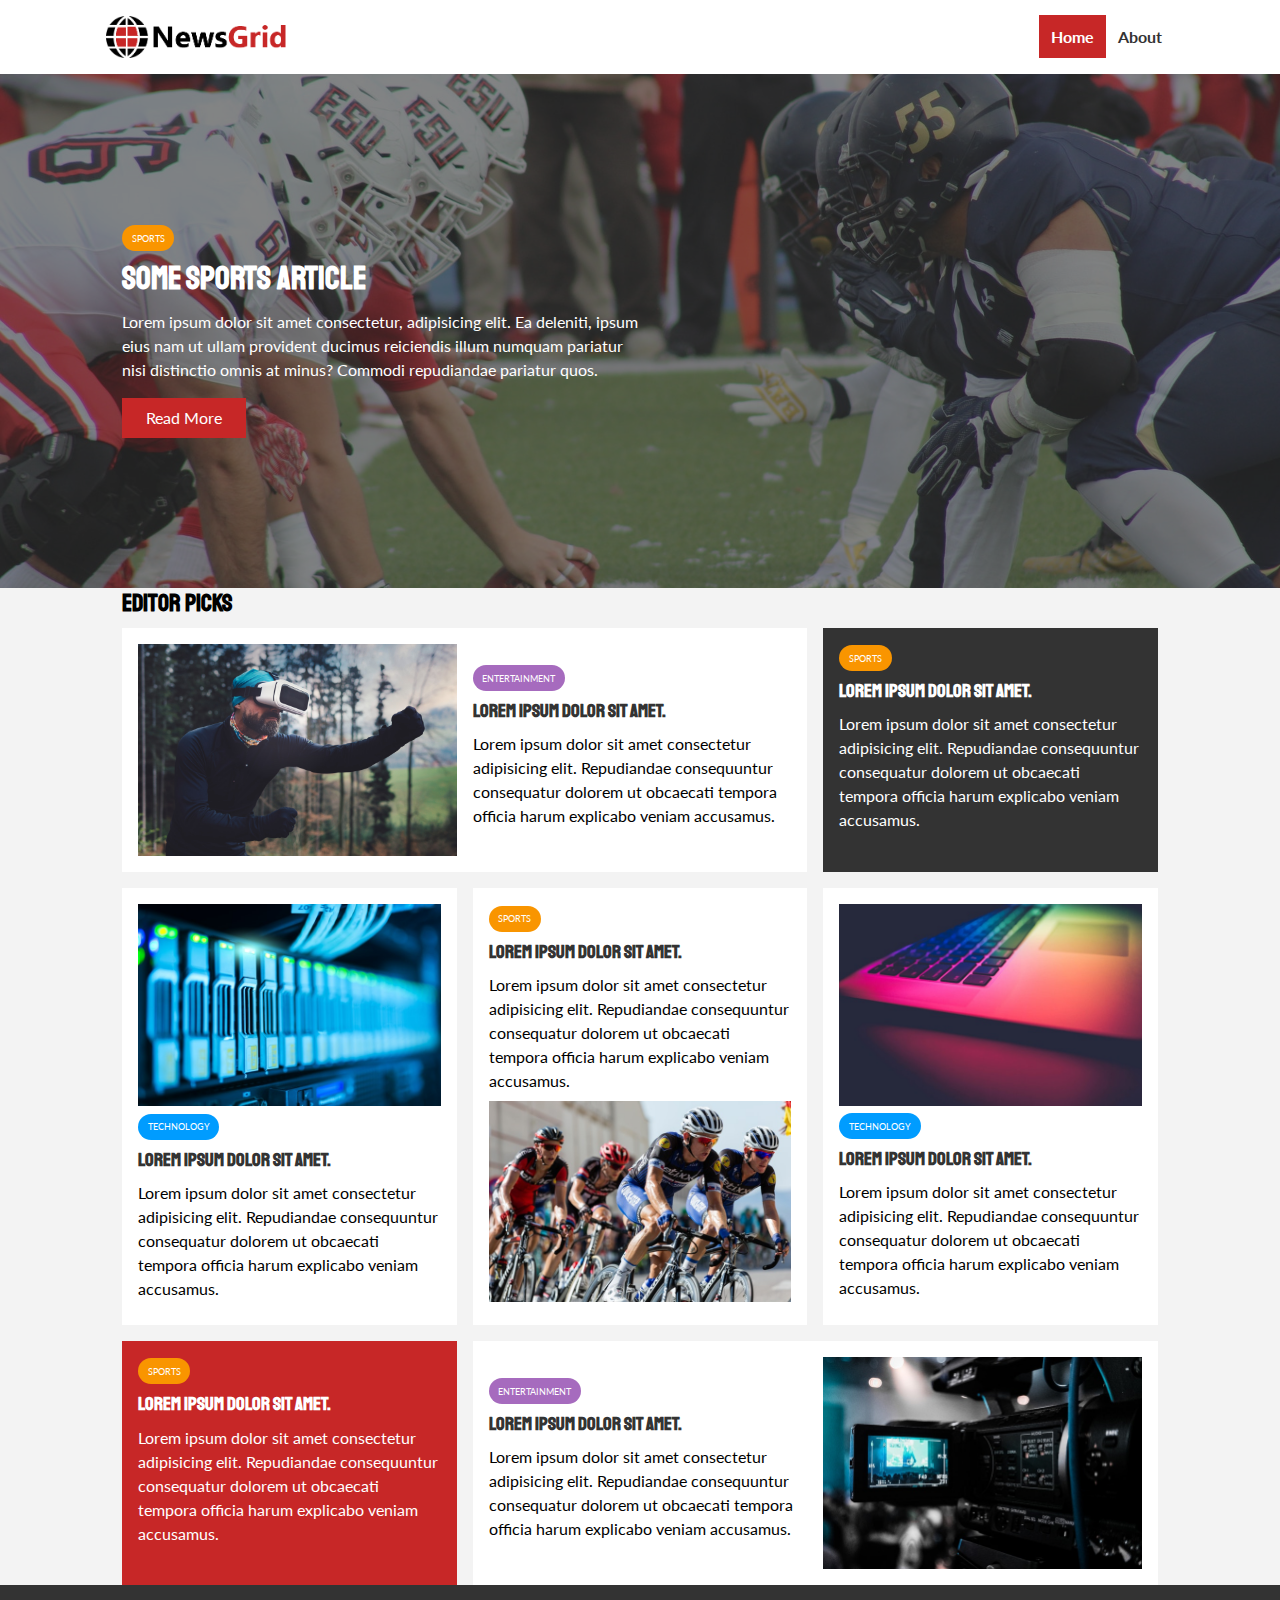
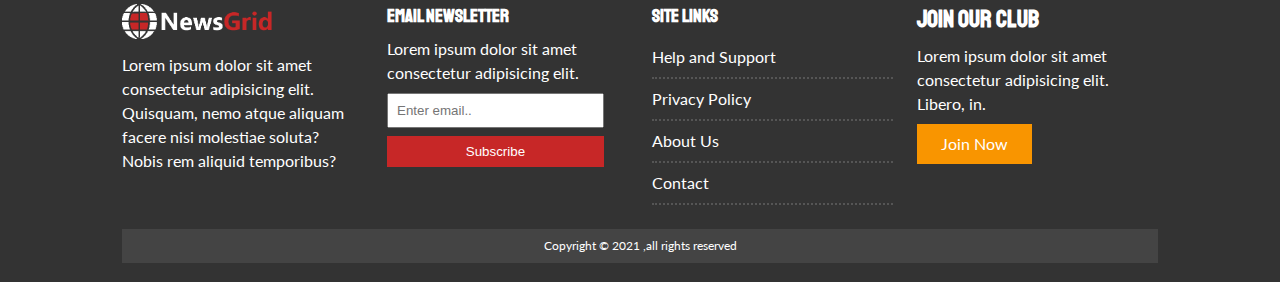
<file: index.html>
<!DOCTYPE html>
<html lang="en">
<head>
  <meta charset="UTF-8">
  <meta name="viewport" content="width=device-width, initial-scale=1.0">
  <meta http-equiv="X-UA-Compatible" content="ie=edge">
  <link rel="stylesheet" href="https://use.fontawesome.com/releases/v5.15.1/css/all.css"
    integrity="sha384-vp86vTRFVJgpjF9jiIGPEEqYqlDwgyBgEF109VFjmqGmIY/Y4HV4d3Gp2irVfcrp"
    crossorigin="anonymous">
    <link href="https://fonts.googleapis.com/css2?family=Lato:wght@300&family=Staatliches&display=swap"
      rel="stylesheet">
  <link rel="stylesheet" href="/css/style.css">
  <link rel="stylesheet" media="screen and (max-width:768px)" href="/css/mobile.css">
  <link rel="shortcut icon" type="image/x-icon" href="/favicon.ico">
  <title>NewsGrid | Latest News</title>
</head>
<body>
  <nav id="main-nav">
    <div class="container">
      <img src="/img/logo.png" alt="News Grid" class="logo">
      <div class="social">
        <a href="http//:facebook.com" target="_blank" ><i class="fab fa-facebook fa-2x" ></i></a>
        <a href="http//:twitter.com" target="_blank"><i class="fab fa-twitter fa-2x"></i></a>
        <a href="http//:instagram.com" target="_blank"><i class="fab fa-instagram fa-2x"></i></a>
        <a href="http//:youtube.com" target="_blank"><i class="fab fa-youtube fa-2x"></i></a>
      </div>
      <ul>
        <li><a  class="current" href="index.html" >Home</a></li>       
        <li><a  href="about.html">About</a></li>
      </ul>
    </div>
  </nav>
  <!-- Showcase -->
  <header id="showcase">
    <div class="container">
      <div class="showcase-container">
       <div class="showcase-content">
         <div class="category category-sports">Sports</div>
         <h1>Some sports article</h1>
         <p>Lorem ipsum dolor sit amet consectetur, adipisicing elit. Ea deleniti, ipsum eius nam ut ullam provident ducimus reiciendis illum numquam pariatur nisi distinctio omnis at minus? Commodi repudiandae pariatur quos.</p>
         <a href="article.html" class="btn btn-primary">Read More</a>
       </div> 
      </div>
    </div>
  </header>
  <!-- Home Articles -->
  <section id="home-articles" class="py-2">
    <div class="container">
      <h2>Editor Picks</h2>
      <div class="articles-container">
        <article class="card">
          <img src="/img/articles/ent1.jpg" alt="">
          <div>
            <div class="category category-ent">Entertainment</div>
            <h3>
              <a href="article.html">Lorem ipsum dolor sit amet.</a>
            </h3>
            <p>Lorem ipsum dolor sit amet consectetur adipisicing elit. Repudiandae consequuntur
              consequatur dolorem ut obcaecati tempora officia harum explicabo veniam accusamus.</p>
          </div>
        </article>

        <article class="card bg-dark">
          
          
            <div class="category category-sports">Sports</div>
            <h3>
              <a href="article.html">Lorem ipsum dolor sit amet.</a>
            </h3>
            <p>Lorem ipsum dolor sit amet consectetur adipisicing elit. Repudiandae consequuntur
              consequatur dolorem ut obcaecati tempora officia harum explicabo veniam accusamus.</p>
          
        </article>

        <article class="card">
        
          <img src="img/articles/tech1.jpg" alt="">
          <div class="category category-tech">Technology</div>
          <h3>
            <a href="article.html">Lorem ipsum dolor sit amet.</a>
          </h3>
          <p>Lorem ipsum dolor sit amet consectetur adipisicing elit. Repudiandae consequuntur
            consequatur dolorem ut obcaecati tempora officia harum explicabo veniam accusamus.</p>
        
        </article>

        <article class="card">
        
          
          <div class="category category-sports">Sports</div>
          <h3>
            <a href="article.html">Lorem ipsum dolor sit amet.</a>
          </h3>
          <p>Lorem ipsum dolor sit amet consectetur adipisicing elit. Repudiandae consequuntur
            consequatur dolorem ut obcaecati tempora officia harum explicabo veniam accusamus.</p>
          <img src="img/articles/sports1.jpg" alt="">
        </article>

        <article class="card">
        
          <img src="img/articles/tech2.jpg" alt="">
          <div class="category category-tech">Technology</div>
          <h3>
            <a href="article.html">Lorem ipsum dolor sit amet.</a>
          </h3>
          <p>Lorem ipsum dolor sit amet consectetur adipisicing elit. Repudiandae consequuntur
            consequatur dolorem ut obcaecati tempora officia harum explicabo veniam accusamus.</p>
        
        </article>
        <article class="card bg-primary">
        
        
          <div class="category category-sports">Sports</div>
          <h3>
            <a href="article.html">Lorem ipsum dolor sit amet.</a>
          </h3>
          <p>Lorem ipsum dolor sit amet consectetur adipisicing elit. Repudiandae consequuntur
            consequatur dolorem ut obcaecati tempora officia harum explicabo veniam accusamus.</p>
        
        </article>

        <article class="card">
          
          <div>
            <div class="category category-ent">Entertainment</div>
            <h3>
              <a href="article.html">Lorem ipsum dolor sit amet.</a>
            </h3>
            <p>Lorem ipsum dolor sit amet consectetur adipisicing elit. Repudiandae consequuntur
              consequatur dolorem ut obcaecati tempora officia harum explicabo veniam accusamus.</p>
          </div>
          <img src="/img/articles/ent2.jpg" alt="">
        </article>
      </div>
    </div>
    
  </section>
  <!-- footer -->
  <footer id="main-footer" class="py-2">
    <div class="container footer-container ">
      <div>
        <img src="img/logo_light.png" alt="news grid">
        <p>Lorem ipsum dolor sit amet consectetur adipisicing elit. Quisquam, nemo atque aliquam facere nisi molestiae soluta? Nobis rem aliquid temporibus?</p>
      </div>
      <div>
        <h3>Email Newsletter</h3>
        <p>Lorem ipsum dolor sit amet consectetur adipisicing elit.</p>
        <form method="POST" data-netlify="true">
          <input type="email" name="email" placeholder="Enter email..">
          <input type="submit" value="Subscribe" class="btn btn-primary">
        </form>
      </div>
      <div>
        <h3>Site links</h3>
        <ul class="list">
          <li><a href="#">Help and Support</a></li>
          <li><a href="#">Privacy Policy</a></li>
          <li><a href="#">About Us</a></li>
          <li><a href="#">Contact</a></li>
        </ul>
      </div>
      <div>
        <h2>Join Our Club</h2>
        <p>Lorem ipsum dolor sit amet consectetur adipisicing elit. Libero, in.</p>
        <a href="#" class="btn btn-secondary">Join Now</a>
      </div>
      <div>
        Copyright &copy; 2021 ,all rights reserved
      </div>
    </div>
  </footer>
</body>
</html>
</file>
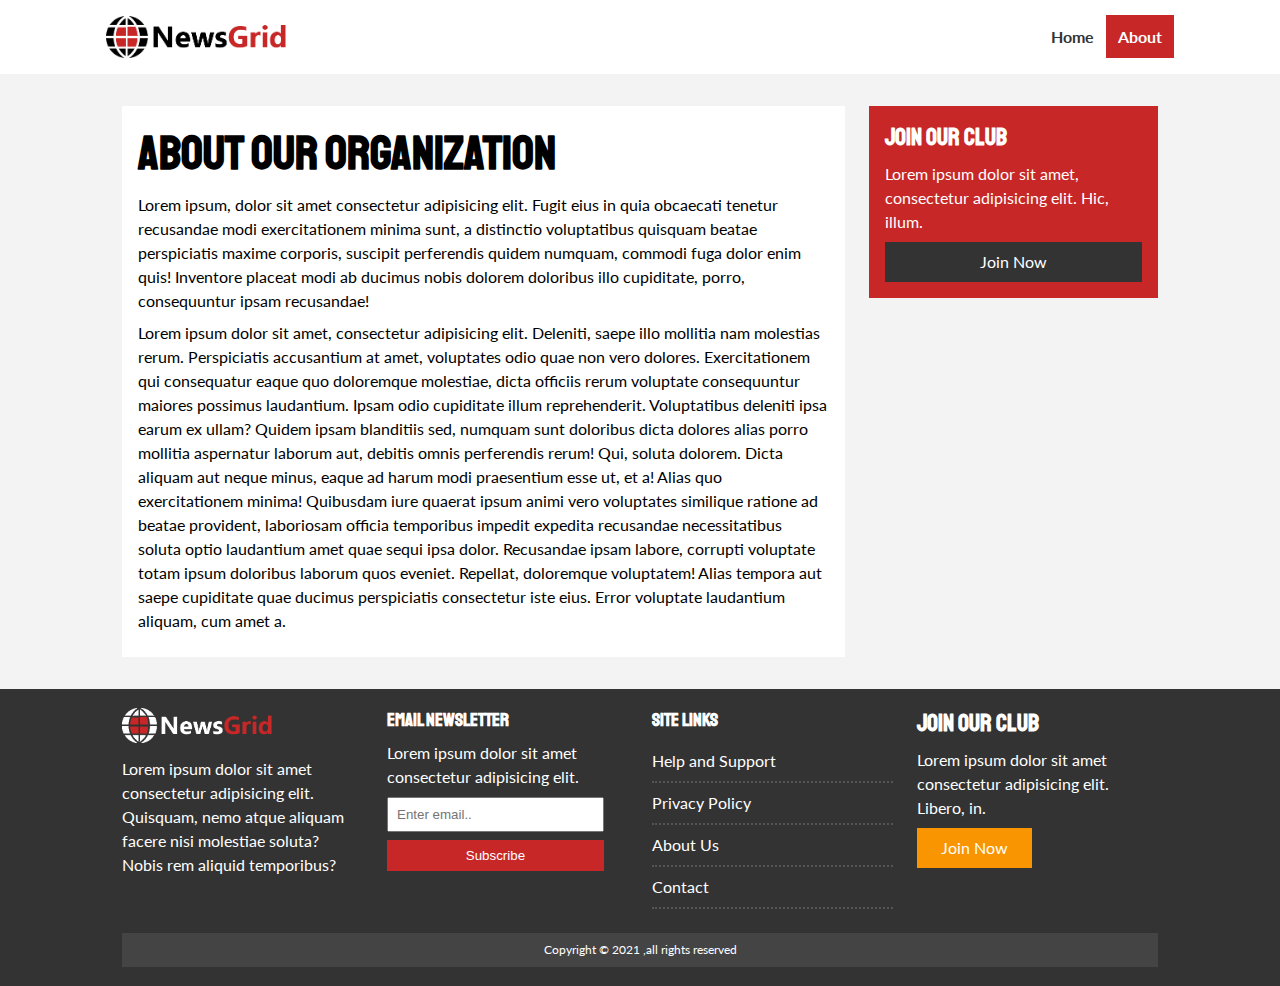
<file: about.html>
<!DOCTYPE html>
<html lang="en">

<head>
  <meta charset="UTF-8">
  <meta name="viewport" content="width=device-width, initial-scale=1.0">
  <meta http-equiv="X-UA-Compatible" content="ie=edge">
  <link rel="stylesheet" href="https://use.fontawesome.com/releases/v5.15.1/css/all.css"
    integrity="sha384-vp86vTRFVJgpjF9jiIGPEEqYqlDwgyBgEF109VFjmqGmIY/Y4HV4d3Gp2irVfcrp"
    crossorigin="anonymous">
  <link
    href="https://fonts.googleapis.com/css2?family=Lato:wght@300&family=Staatliches&display=swap"
    rel="stylesheet">
  <link rel="stylesheet" href="/css/style.css">
  <link rel="stylesheet" media="screen and (max-width:768px)" href="/css/mobile.css">
  <link rel="shortcut icon" type="image/x-icon" href="/favicon.ico">
  <title>NewsGrid | About</title>
</head>

<body>
  <nav id="main-nav">
    <div class="container">
      <img src="/img/logo.png" alt="News Grid" class="logo">
      <div class="social">
        <a href="http//:facebook.com" target="_blank"><i class="fab fa-facebook fa-2x"></i></a>
        <a href="http//:twitter.com" target="_blank"><i class="fab fa-twitter fa-2x"></i></a>
        <a href="http//:instagram.com" target="_blank"><i class="fab fa-instagram fa-2x"></i></a>
        <a href="http//:youtube.com" target="_blank"><i class="fab fa-youtube fa-2x"></i></a>
      </div>
      <ul>
        <li><a  href="index.html">Home</a></li>
        <li><a class="current" href="about.html">About</a></li>
      </ul>
    </div>
  </nav>
  <section id="about">
    <div class="container">
      <div class="page-container">
        <article class="card">
          <h1 class="l-heading">About Our Organization</h1>
          <p>Lorem ipsum, dolor sit amet consectetur adipisicing elit. Fugit eius in quia obcaecati tenetur recusandae modi exercitationem minima sunt, a distinctio voluptatibus quisquam beatae perspiciatis maxime corporis, suscipit perferendis quidem numquam, commodi fuga dolor enim quis! Inventore placeat modi ab ducimus nobis dolorem doloribus illo cupiditate, porro, consequuntur ipsam recusandae!</p>
          <p>Lorem ipsum dolor sit amet, consectetur adipisicing elit. Deleniti, saepe illo mollitia nam molestias rerum. Perspiciatis accusantium at amet, voluptates odio quae non vero dolores. Exercitationem qui consequatur eaque quo doloremque molestiae, dicta officiis rerum voluptate consequuntur maiores possimus laudantium. Ipsam odio cupiditate illum reprehenderit. Voluptatibus deleniti ipsa earum ex ullam? Quidem ipsam blanditiis sed, numquam sunt doloribus dicta dolores alias porro mollitia aspernatur laborum aut, debitis omnis perferendis rerum! Qui, soluta dolorem. Dicta aliquam aut neque minus, eaque ad harum modi praesentium esse ut, et a! Alias quo exercitationem minima! Quibusdam iure quaerat ipsum animi vero voluptates similique ratione ad beatae provident, laboriosam officia temporibus impedit expedita recusandae necessitatibus soluta optio laudantium amet quae sequi ipsa dolor. Recusandae ipsam labore, corrupti voluptate totam ipsum doloribus laborum quos eveniet. Repellat, doloremque voluptatem! Alias tempora aut saepe cupiditate quae ducimus perspiciatis consectetur iste eius. Error voluptate laudantium aliquam, cum amet a.</p>
        </article>
        <aside class="card bg-primary">
          <h2>Join Our Club</h2>
          <p>Lorem ipsum dolor sit amet, consectetur adipisicing elit. Hic, illum.</p>
          <a href="#" class="btn btn-dark btn-block">Join Now</a>

        </aside>
      </div>
    </div>
  </section>
  
  <!-- footer -->
  <footer id="main-footer" class="py-2">
    <div class="container footer-container ">
      <div>
        <img src="img/logo_light.png" alt="news grid">
        <p>Lorem ipsum dolor sit amet consectetur adipisicing elit. Quisquam, nemo atque aliquam
          facere nisi molestiae soluta? Nobis rem aliquid temporibus?</p>
      </div>
      <div>
        <h3>Email Newsletter</h3>
        <p>Lorem ipsum dolor sit amet consectetur adipisicing elit.</p>
        <form method="POST" data-netlify='true'>
          <input type="email" name="email" placeholder="Enter email..">
          <input type="submit" value="Subscribe" class="btn btn-primary">
        </form>
      </div>
      <div>
        <h3>Site links</h3>
        <ul class="list">
          <li><a href="#">Help and Support</a></li>
          <li><a href="#">Privacy Policy</a></li>
          <li><a href="#">About Us</a></li>
          <li><a href="#">Contact</a></li>
        </ul>
      </div>
      <div>
        <h2>Join Our Club</h2>
        <p>Lorem ipsum dolor sit amet consectetur adipisicing elit. Libero, in.</p>
        <a href="#" class="btn btn-secondary">Join Now</a>
      </div>
      <div>
        Copyright &copy; 2021 ,all rights reserved
      </div>
    </div>
  </footer>
</body>

</html>
</file>
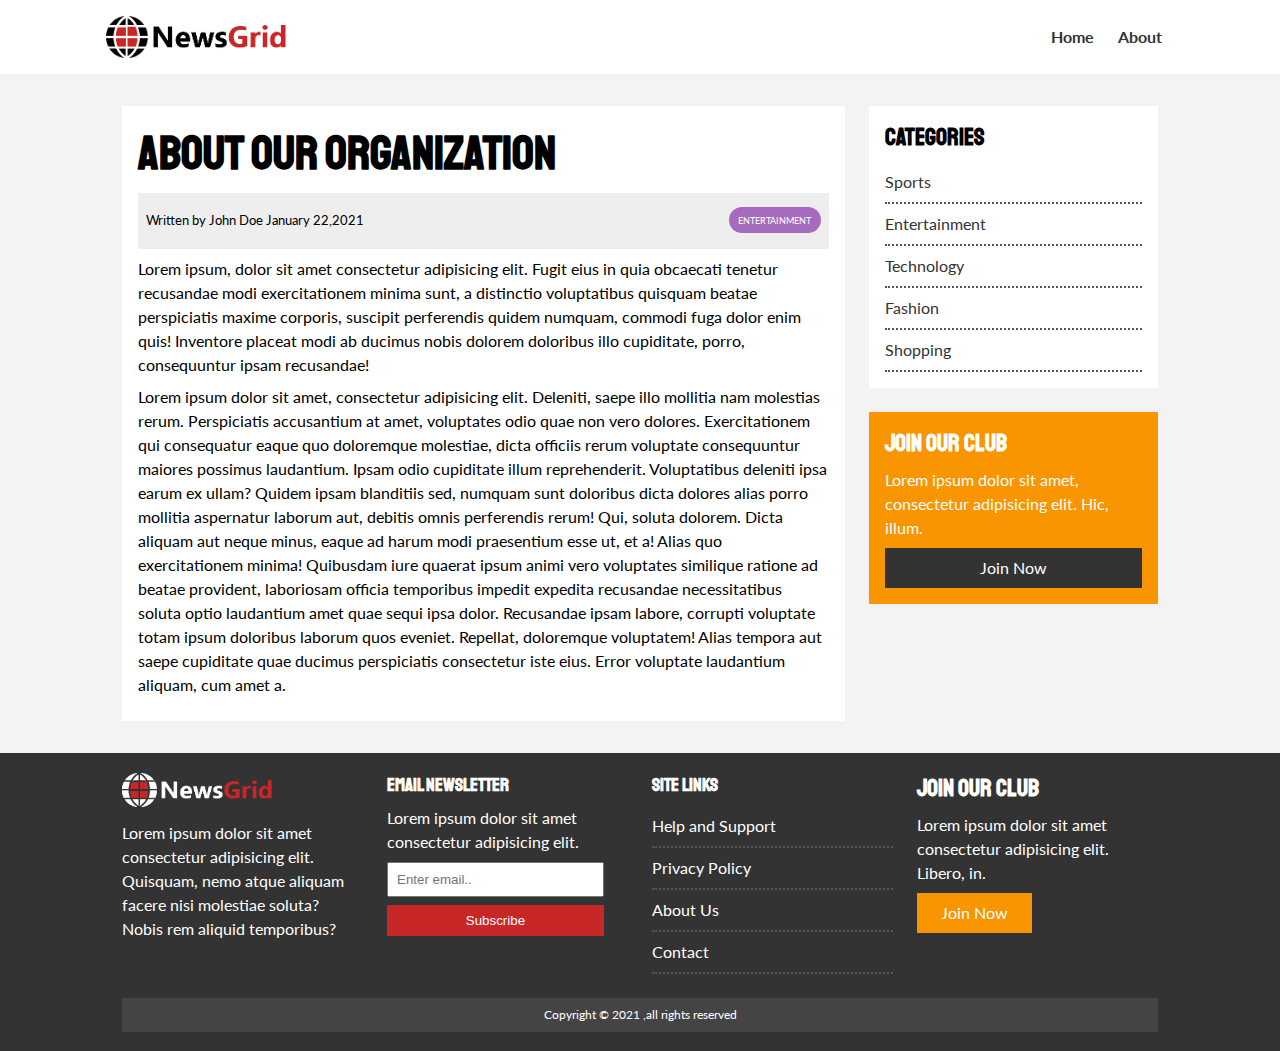
<file: article.html>
<!DOCTYPE html>
<html lang="en">

<head>
  <meta charset="UTF-8">
  <meta name="viewport" content="width=device-width, initial-scale=1.0">
  <meta http-equiv="X-UA-Compatible" content="ie=edge">
  <link rel="stylesheet" href="https://use.fontawesome.com/releases/v5.15.1/css/all.css"
    integrity="sha384-vp86vTRFVJgpjF9jiIGPEEqYqlDwgyBgEF109VFjmqGmIY/Y4HV4d3Gp2irVfcrp"
    crossorigin="anonymous">
  <link
    href="https://fonts.googleapis.com/css2?family=Lato:wght@300&family=Staatliches&display=swap"
    rel="stylesheet">
  <link rel="stylesheet" href="/css/style.css">
  <link rel="stylesheet" media="screen and (max-width:768px)" href="/css/mobile.css">
  <link rel="shortcut icon" type="image/x-icon" href="/favicon.ico">
  <title>NewsGrid | Latest News</title>
</head>

<body>
  <nav id="main-nav">
    <div class="container">
      <img src="/img/logo.png" alt="News Grid" class="logo">
      <div class="social">
        <a href="http//:facebook.com" target="_blank"><i class="fab fa-facebook fa-2x"></i></a>
        <a href="http//:twitter.com" target="_blank"><i class="fab fa-twitter fa-2x"></i></a>
        <a href="http//:instagram.com" target="_blank"><i class="fab fa-instagram fa-2x"></i></a>
        <a href="http//:youtube.com" target="_blank"><i class="fab fa-youtube fa-2x"></i></a>
      </div>
      <ul>
        <li><a href="index.html">Home</a></li>
        <li><a href="about.html">About</a></li>
      </ul>
    </div>
  </nav>
  <section id="article">
    <div class="container">
      <div class="page-container">
        <article class="card">
          <h1 class="l-heading">About Our Organization</h1>
          <div class="meta">
            <small>
              <i class="fas fa-user"></i>Written by John Doe January 22,2021
            </small>
            <div class="category category-ent">Entertainment</div>
          </div>
          <p>Lorem ipsum, dolor sit amet consectetur adipisicing elit. Fugit eius in quia obcaecati
            tenetur recusandae modi exercitationem minima sunt, a distinctio voluptatibus quisquam
            beatae perspiciatis maxime corporis, suscipit perferendis quidem numquam, commodi fuga
            dolor enim quis! Inventore placeat modi ab ducimus nobis dolorem doloribus illo
            cupiditate, porro, consequuntur ipsam recusandae!</p>
          <p>Lorem ipsum dolor sit amet, consectetur adipisicing elit. Deleniti, saepe illo mollitia
            nam molestias rerum. Perspiciatis accusantium at amet, voluptates odio quae non vero
            dolores. Exercitationem qui consequatur eaque quo doloremque molestiae, dicta officiis
            rerum voluptate consequuntur maiores possimus laudantium. Ipsam odio cupiditate illum
            reprehenderit. Voluptatibus deleniti ipsa earum ex ullam? Quidem ipsam blanditiis sed,
            numquam sunt doloribus dicta dolores alias porro mollitia aspernatur laborum aut,
            debitis omnis perferendis rerum! Qui, soluta dolorem. Dicta aliquam aut neque minus,
            eaque ad harum modi praesentium esse ut, et a! Alias quo exercitationem minima!
            Quibusdam iure quaerat ipsum animi vero voluptates similique ratione ad beatae
            provident, laboriosam officia temporibus impedit expedita recusandae necessitatibus
            soluta optio laudantium amet quae sequi ipsa dolor. Recusandae ipsam labore, corrupti
            voluptate totam ipsum doloribus laborum quos eveniet. Repellat, doloremque voluptatem!
            Alias tempora aut saepe cupiditate quae ducimus perspiciatis consectetur iste eius.
            Error voluptate laudantium aliquam, cum amet a.</p>
        </article>
        <aside id="categories" class="card">
          <h2>Categories</h2>
          <ul class="list">
            <li><a href="#"><i class="fas fa-chevron-right"></i> Sports</a></li>
            <li><a href="#"><i class="fas fa-chevron-right"></i> Entertainment</a></li>
            <li><a href="#"><i class="fas fa-chevron-right"></i> Technology</a></li>
            <li><a href="#"><i class="fas fa-chevron-right"></i> Fashion</a></li>
            <li><a href="#"><i class="fas fa-chevron-right"></i> Shopping</a></li>
          </ul>
        </aside>
        <aside class="card bg-secondary">
          <h2>Join Our Club</h2>
          <p>Lorem ipsum dolor sit amet, consectetur adipisicing elit. Hic, illum.</p>
          <a href="#" class="btn btn-dark btn-block">Join Now</a>

        </aside>
      </div>
    </div>
  </section>

  <!-- footer -->
  <footer id="main-footer" class="py-2">
    <div class="container footer-container ">
      <div>
        <img src="img/logo_light.png" alt="news grid">
        <p>Lorem ipsum dolor sit amet consectetur adipisicing elit. Quisquam, nemo atque aliquam
          facere nisi molestiae soluta? Nobis rem aliquid temporibus?</p>
      </div>
      <div>
        <h3>Email Newsletter</h3>
        <p>Lorem ipsum dolor sit amet consectetur adipisicing elit.</p>
        <form method="POST" data-netlify="true">
          <input type="email" name="email" placeholder="Enter email..">
          <input type="submit" value="Subscribe" class="btn btn-primary">
        </form>
      </div>
      <div>
        <h3>Site links</h3>
        <ul class="list">
          <li><a href="#">Help and Support</a></li>
          <li><a href="#">Privacy Policy</a></li>
          <li><a href="#">About Us</a></li>
          <li><a href="#">Contact</a></li>
        </ul>
       </div>
      <div>
        <h2>Join Our Club</h2>
        <p>Lorem ipsum dolor sit amet consectetur adipisicing elit. Libero, in.</p>
        <a href="#" class="btn btn-secondary">Join Now</a>
      </div>
      <div>
        Copyright &copy; 2021 ,all rights reserved
      </div>
    </div>
  </footer>
</body>

</html>
</file>
<file: css/style.css>
:root{
  --primary-color:#c72727;
  --secondary-color:#f99500;
  --light-color:#f3f3f3;
  --dark-color:#333;
  --max-width:1100px;
}

.category{
  --sports-color:#f99500;
  --ent-color:#a66bbe;
  --tech-color:#009cff;

}

*{
  margin:0;
  padding:0;
  box-sizing:border-box;
}

body{
  font-family:'Lato',sans-serif;
  line-height:1.5;
  background:var(--light-color)
}

a{
  color:#333;
  text-decoration:none;
}
p{
  margin:.5rem 0;
}
ul{
  list-style:none;
}
img{
  width:100%;
}

h1,h2,h3,h4,h5,h6{
  font-family:'Staatliches',cursive;
  margin-bottom:0.55rem;
  line-height: 1.3;
}

/* Utility */
.container{
  max-width:var(--max-width);
  margin:auto;
  padding:0 2rem;
  overflow:hidden;
}
.category{
  display:inline-block;
  color:#fff;
  font-size:0.55rem;
  text-transform:uppercase;
  padding:0.4rem 0.6rem;
  border-radius:15px;
  margin-bottom:0.5rem;
}
.category-sports{
  background:var(--sports-color);
}
.category-ent{
  background:var(--ent-color)
}
.category-tech{
  background:var(--tech-color)
}

.btn{
  display:inline-block;
  background:var(--dark-color);
  border:none;
  color:#fff;
  padding:0.5rem 1.5rem;

}
.btn-light{
  background:var(--light-color);
}
.btn-primary{
  background:var(--primary-color);
}
.btn-secondary{
  background:var(--secondary-color);
}
.btn-block{
  display:block;
  width:100%;
  text-align:center;
}
.btn:hover{
  opacity:0.8;
}
.card{
  background:#fff;
  padding:1rem;
}
.bg-dark{
  background:var(--dark-color);
  color:#fff;
}
.bg-primary{
  background:var(--primary-color);
  color:#fff;
}
.bg-secondary{
  background:var(--secondary-color);
  color:#fff;
}
.bg-dark h1,
.bg-dark h2,
.bg-dark h3,
.bg-dark a,
.bg-primary h1,
.bg-primary h2,
.bg-primary h3,
.bg-primary a,
.bg-secondary h1,
.bg-secondary h2,
.bg-secondary h3,
.bg-secondary a{
  color:#fff;
}


py-1{padding:1.5rem 0} 
py-2{padding:2rem 0}
py-3{padding:3rem 0}
p-1{padding:1.5rem } 
p-2{padding:2rem }
p-3{padding:3rem }

.list li{
  padding:0.5rem 0;
  border-bottom:#555 dotted 2px;
}
.list li a:hover{
  color:var(--primary-color) !important;
}
/* Inner page grid container */
.page-container{
  display:grid;
  grid-template-columns:5fr 2fr;
  margin:2rem 0;
  grid-gap:1.5rem;
}
.page-container > *:first-child{
  grid-row:1/span 3;
}
.l-heading{
  font-size:3rem;
}
/* Navigation */
#main-nav{
  background:#fff;
  position:sticky;
  top:0;
  z-index:2;
}

#main-nav .container{
  display:grid;
  grid-template-columns:6fr 3fr 2fr;
  padding:1rem;
  align-items:center;
}

#main-nav .container .logo{
  width:180px;
}

#main-nav ul{
  justify-self:end;
  display:flex;
  
}
#main-nav ul li a{
  padding:0.75rem;
  font-weight:bold;
}

#main-nav ul li a.current{
  background:var(--primary-color);
  color:#fff;
}
#main-nav ul li a:hover{
  background:var(--light-color);
  color:#333;
}

#main-nav .social{
  justify-self:center;
}

#main-nav .social i{
  color:#777;
  margin-right:0.5rem;
}

/* Showcase */
#showcase{
  color:#fff;
  background:#333;
  padding:2rem;
  position:relative;
}

#showcase:before{
  content:'';
  background:url(/img/featured.jpg) no-repeat center center/cover;
  position:absolute;
  top:0;
  left:0;
  width:100%;
  height:100%;
  opacity:0.4;
}

#showcase .showcase-container{
  display:grid;
  grid-template-columns:repeat(2,1fr);
  justify-content:center;
  align-items:center;
  height:50vh;
}

#showcase .showcase-content{
  z-index:1;
}

#showcase .showcase-content p{
  margin-bottom:1rem;
}

/* Home Articles */
#home-articles .articles-container{
  display:grid;
  grid-template-columns:repeat(3,1fr);
  grid-gap:1rem;
}

#home-articles .articles-container > *:first-child,
#home-articles .articles-container > *:last-child{
  display:grid;
  grid-template-columns:repeat(2,1fr);
  grid-gap:1rem;
  align-items:center;
  grid-column:1/span 2;

}

#home-articles .articles-container > *:last-child{
  grid-column:2/span 2;
}

#article .meta{
  display:flex;
  justify-content:space-between;
  align-items:center;
  background:#eee;
  padding:0.5rem
}
#article .meta .category{
  margin-top:0.4rem;  
}

/* Footer */
#main-footer{
  background:var(--dark-color);
  color:#fff;

}

#main-footer img{
  width:150px;
}

#main-footer a{
  color:#fff;
}

#main-footer .footer-container{
  display:grid;
  grid-template-columns:repeat(4,1fr);
  grid-gap:1.5rem;
  padding-top:1.2rem;

}
#main-footer .footer-container > *:last-child{
  grid-column:1/span 4;
  text-align:center;
  background:#444;
  font-size:0.75rem;
  padding:0.5rem;
  margin-bottom: 1.2rem;
}

#main-footer .footer-container input[type="email"]{
  width:90%;
  padding:0.5rem;
  margin-bottom:0.5rem
}

#main-footer .footer-container input[type="submit"]{
  width:90%;
}
</file>
<file: css/mobile.css>
/* Navigation */
#main-nav .social{
  display:none;
}

#main-nav .container{
  grid-template-columns:1fr;
  grid-gap:1.2rem;
}

#main-nav ul,
#main-nav .logo{
  justify-self:center;
}

#main-nav ul li a{
  padding:0.5rem;
}

#home-articles .articles-container{
  grid-template-columns: repeat(2,1fr);
}

#home-articles .articles-container > *:first-child,#home-articles .articles-container > *:last-child{
  grid-template-columns:1fr;
  grid-column:1;
}

@media(max-width:500px){
  #showcase .show-container{
    grid-template-columns:1fr;
  }
  #home-articles .articles-container,
  #main-footer .footer-container{
    grid-template-columns:1fr;
  }
  #main-footer .footer-container > *:last-child{
    grid-column:1; 

  }
  #main-footer .footer-container> *{
    border-bottom:#444 dotted 1px;
    padding-bottom:1rem;
  }
  #main-footer .footer-container> *:last-child,
  #main-footer .footer-container> *:nth-child(3){
    border:none;
  }
  .page-container{
    grid-template-columns: 1fr;
    text-align:center;
  }
  .page-container >*:first-child{
    grid-column:1;
  }
}
</file>
